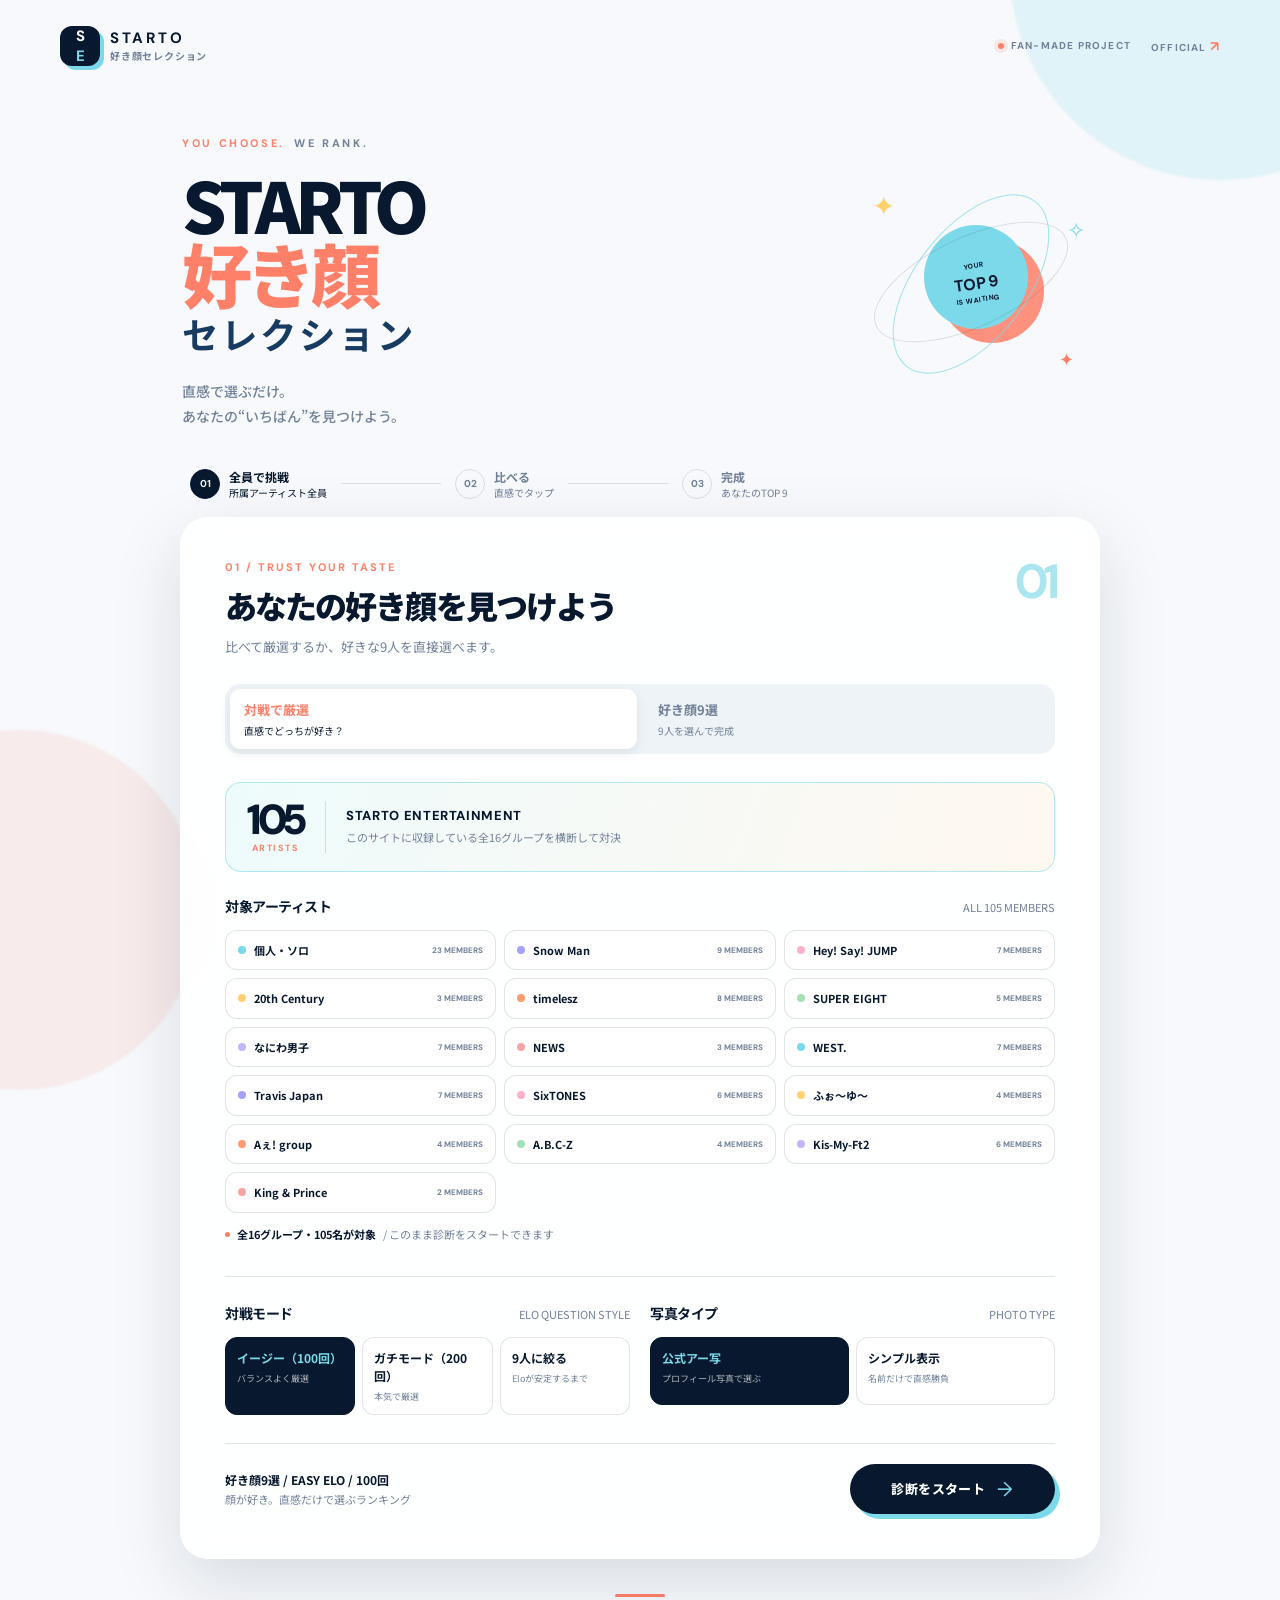
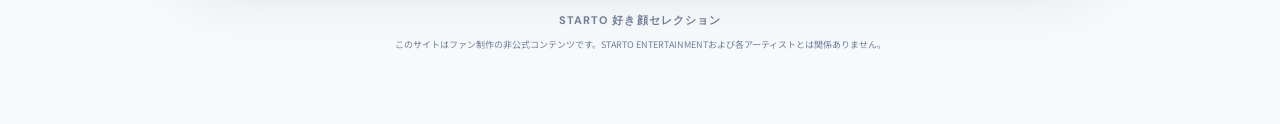
<file: index.html>
<!doctype html>
<html lang="ja">
<head>
  <meta charset="UTF-8" />
  <meta name="viewport" content="width=device-width, initial-scale=1.0" />
  <meta name="theme-color" content="#08182e" />
  <meta name="description" content="STARTO ENTERTAINMENTのメンバーから、あなたの好き顔を見つけるファン制作の診断アプリ。" />
  <title>STARTO 好き顔セレクション</title>
  <link rel="preconnect" href="https://fonts.googleapis.com" />
  <link rel="preconnect" href="https://fonts.gstatic.com" crossorigin />
  <link href="https://fonts.googleapis.com/css2?family=DM+Sans:wght@400;500;600;700&family=Noto+Sans+JP:wght@400;500;600;700;800;900&display=swap" rel="stylesheet" />
  <link rel="stylesheet" href="styles.css?v=10" />
</head>
<body>
  <div class="site-noise" aria-hidden="true"></div>
  <div class="orb orb-a" aria-hidden="true"></div>
  <div class="orb orb-b" aria-hidden="true"></div>

  <header class="topbar">
    <a class="brand" href="#top" aria-label="STARTO 好き顔セレクション トップへ">
      <span class="brand-mark">S<span>E</span></span>
      <span class="brand-copy"><b>STARTO</b><small>好き顔セレクション</small></span>
    </a>
    <div class="topbar-right">
      <span class="fan-made"><i></i> FAN-MADE PROJECT</span>
      <a class="official-link" href="https://starto.jp/" target="_blank" rel="noreferrer">OFFICIAL <span>↗</span></a>
    </div>
  </header>

  <main id="top" class="app-shell">
    <section class="hero">
      <div class="hero-copy">
        <p class="eyebrow"><span>YOU CHOOSE.</span> WE RANK.</p>
        <h1>STARTO<br /><em>好き顔</em><strong>セレクション</strong></h1>
        <p class="hero-description">直感で選ぶだけ。<br />あなたの“いちばん”を見つけよう。</p>
      </div>
      <div class="hero-art" aria-hidden="true">
        <div class="orbit orbit-1"></div><div class="orbit orbit-2"></div>
        <span class="star star-1">✦</span><span class="star star-2">✧</span><span class="star star-3">✦</span>
        <div class="hero-stamp"><span>YOUR</span><b>TOP 9</b><span>IS WAITING</span></div>
      </div>
    </section>

    <section class="steps" aria-label="診断の流れ">
      <div class="step is-active"><span class="step-num">01</span><div><b>全員で挑戦</b><small>所属アーティスト全員</small></div></div>
      <span class="step-line"></span>
      <div class="step"><span class="step-num">02</span><div><b>比べる</b><small>直感でタップ</small></div></div>
      <span class="step-line"></span>
      <div class="step"><span class="step-num">03</span><div><b>完成</b><small>あなたのTOP 9</small></div></div>
    </section>

    <div id="app" class="content-card"></div>

    <footer class="footer">
      <div class="footer-rule"></div>
      <p>STARTO 好き顔セレクション</p>
      <small>このサイトはファン制作の非公式コンテンツです。STARTO ENTERTAINMENTおよび各アーティストとは関係ありません。</small>
    </footer>
  </main>

  <div id="toast" class="toast" role="status" aria-live="polite"></div>
  <script src="app.js?v=12"></script>
</body>
</html>
</file>
<file: styles.css>
:root {
  --ink: #08182e;
  --ink-2: #0f2745;
  --ink-3: #183b61;
  --sky: #7bd9e9;
  --sky-soft: #e6f9fc;
  --coral: #ff8068;
  --yellow: #ffd36a;
  --paper: #f7f9fc;
  --white: #ffffff;
  --muted: #718098;
  --line: rgba(8, 24, 46, .12);
  --shadow: 0 24px 70px rgba(8, 24, 46, .13);
  --radius-xl: 28px;
  --radius-lg: 20px;
  --radius-md: 14px;
}

* { box-sizing: border-box; margin: 0; padding: 0; }
html { scroll-behavior: smooth; }
body {
  min-width: 320px;
  min-height: 100vh;
  color: var(--ink);
  background: var(--paper);
  font-family: "Noto Sans JP", -apple-system, BlinkMacSystemFont, "Hiragino Kaku Gothic ProN", Meiryo, sans-serif;
  line-height: 1.5;
  overflow-x: hidden;
}
button, a { -webkit-tap-highlight-color: transparent; }
button { font: inherit; border: 0; cursor: pointer; }
a { color: inherit; text-decoration: none; }
.site-noise {
  position: fixed; inset: 0; pointer-events: none; opacity: .25; z-index: -1;
  background-image: radial-gradient(rgba(8,24,46,.06) .65px, transparent .65px);
  background-size: 8px 8px;
}
.orb { position: fixed; pointer-events: none; border-radius: 999px; filter: blur(1px); z-index: -1; }
.orb-a { width: 420px; height: 420px; top: -240px; right: -150px; background: rgba(123,217,233,.18); }
.orb-b { width: 360px; height: 360px; bottom: -190px; left: -160px; background: rgba(255,128,104,.11); }

.topbar {
  width: min(1160px, calc(100% - 48px)); margin: 0 auto; padding: 26px 0 18px;
  display: flex; align-items: center; justify-content: space-between; gap: 20px;
}
.brand { display: flex; align-items: center; gap: 10px; }
.brand-mark {
  display: grid; place-items: center; width: 40px; height: 40px; border-radius: 12px;
  color: var(--white); background: var(--ink); font: 700 15px/1 "DM Sans", sans-serif; letter-spacing: -.1em;
  box-shadow: 4px 4px 0 var(--sky);
}
.brand-mark span { color: var(--sky); }
.brand-copy { display: flex; flex-direction: column; line-height: 1.05; }
.brand-copy b { font: 700 15px/1 "DM Sans", sans-serif; letter-spacing: .18em; }
.brand-copy small { margin-top: 5px; font-size: 10px; font-weight: 700; letter-spacing: .08em; color: var(--muted); }
.topbar-right { display: flex; align-items: center; gap: 20px; color: var(--muted); font: 700 10px/1 "DM Sans", sans-serif; letter-spacing: .12em; }
.fan-made { display: flex; align-items: center; gap: 7px; }
.fan-made i { width: 6px; height: 6px; border-radius: 50%; background: var(--coral); box-shadow: 0 0 0 4px rgba(255,128,104,.14); }
.official-link { transition: color .2s ease; }
.official-link:hover { color: var(--ink); }
.official-link span { color: var(--coral); font-size: 14px; }

.app-shell { width: min(920px, calc(100% - 48px)); margin: 0 auto; padding: 26px 0 72px; }
.hero { min-height: 280px; display: flex; align-items: center; justify-content: space-between; gap: 30px; padding: 28px 2px 40px; }
.eyebrow { display: flex; align-items: center; gap: 9px; color: var(--muted); font: 700 11px/1 "DM Sans", sans-serif; letter-spacing: .24em; }
.eyebrow span { color: var(--coral); }
.hero h1 { margin-top: 20px; font-size: clamp(42px, 7vw, 70px); font-weight: 900; line-height: .99; letter-spacing: -.08em; }
.hero h1 em { color: var(--coral); font-style: normal; }
.hero h1 strong { display: block; color: var(--ink-3); font-size: .52em; line-height: 1.4; letter-spacing: .08em; }
.hero-description { margin-top: 20px; color: var(--muted); font-size: 14px; font-weight: 500; line-height: 1.8; }
.hero-art { position: relative; width: 250px; height: 220px; flex: 0 0 250px; }
.orbit { position: absolute; border: 1px solid rgba(8,24,46,.12); border-radius: 50%; transform: rotate(-25deg); }
.orbit-1 { width: 210px; height: 90px; top: 64px; left: 18px; }
.orbit-2 { width: 112px; height: 210px; top: 6px; left: 67px; transform: rotate(38deg); border-color: rgba(123,217,233,.7); }
.hero-art::before { content: ""; position: absolute; width: 104px; height: 104px; top: 52px; left: 76px; border-radius: 50%; background: var(--sky); box-shadow: 16px 14px 0 rgba(255,128,104,.86); }
.hero-stamp { position: absolute; top: 75px; left: 93px; width: 70px; height: 70px; display: flex; flex-direction: column; justify-content: center; align-items: center; color: var(--ink); font: 700 7px/1.1 "DM Sans", sans-serif; letter-spacing: .08em; transform: rotate(-8deg); }
.hero-stamp b { margin: 5px 0 4px; font-size: 16px; letter-spacing: -.04em; }
.star { position: absolute; color: var(--coral); font: 28px/1 Georgia, serif; }
.star-1 { top: 20px; left: 24px; color: var(--yellow); }
.star-2 { right: 13px; top: 47px; font-size: 22px; color: var(--sky); }
.star-3 { right: 24px; bottom: 24px; font-size: 18px; }

.steps { display: flex; align-items: center; margin-bottom: 18px; padding: 0 10px; }
.step { display: flex; align-items: center; gap: 9px; color: var(--muted); white-space: nowrap; }
.step.is-active { color: var(--ink); }
.step-num { display: grid; place-items: center; width: 30px; height: 30px; border: 1px solid var(--line); border-radius: 50%; font: 700 10px/1 "DM Sans", sans-serif; }
.step.is-active .step-num { color: var(--white); background: var(--ink); border-color: var(--ink); }
.step div { display: flex; flex-direction: column; line-height: 1.1; }
.step b { font-size: 12px; }
.step small { margin-top: 3px; font-size: 10px; }
.step-line { height: 1px; flex: 1; max-width: 100px; margin: 0 14px; background: var(--line); }

.content-card { min-height: 520px; padding: clamp(24px, 5vw, 44px); border: 1px solid rgba(255,255,255,.7); border-radius: var(--radius-xl); background: rgba(255,255,255,.88); box-shadow: var(--shadow); backdrop-filter: blur(14px); }
.panel-head { display: flex; justify-content: space-between; align-items: flex-start; gap: 20px; margin-bottom: 28px; }
.panel-kicker { color: var(--coral); font: 700 11px/1 "DM Sans", sans-serif; letter-spacing: .18em; }
.panel-title { margin-top: 8px; font-size: clamp(23px, 4vw, 32px); font-weight: 900; letter-spacing: -.06em; }
.panel-lead { margin-top: 8px; color: var(--muted); font-size: 13px; }
.panel-index { color: var(--sky); font: 700 48px/.85 "DM Sans", sans-serif; letter-spacing: -.08em; opacity: .65; }

.category-tabs { display: flex; gap: 6px; margin-bottom: 32px; padding-bottom: 7px; border-bottom: 1px solid var(--line); overflow-x: auto; scrollbar-width: none; }
.category-tabs::-webkit-scrollbar { display: none; }
.tab-btn { position: relative; flex: 1; min-width: 116px; padding: 10px 6px 14px; color: var(--muted); background: transparent; font-size: 12px; font-weight: 700; white-space: nowrap; transition: color .2s ease; }
.tab-btn::after { content: ""; position: absolute; left: 20%; right: 20%; bottom: -8px; height: 3px; border-radius: 3px; background: transparent; transition: background .2s ease; }
.tab-btn.is-active { color: var(--ink); }
.tab-btn.is-active::after { background: var(--coral); }
.tab-btn .new { display: inline-block; margin-left: 3px; color: var(--coral); font: 700 8px "DM Sans", sans-serif; vertical-align: top; }

.section-label { display: flex; align-items: baseline; justify-content: space-between; gap: 10px; margin-bottom: 13px; }
.section-label b { font-size: 14px; letter-spacing: -.03em; }
.section-label span { color: var(--muted); font-size: 11px; }
.group-grid { display: grid; grid-template-columns: repeat(3, 1fr); gap: 10px; }
.group-option { position: relative; min-height: 108px; padding: 0; overflow: hidden; border: 1px solid rgba(8,24,46,.12); border-radius: var(--radius-md); color: var(--white); background: var(--ink); text-align: left; isolation: isolate; transition: transform .2s ease, box-shadow .2s ease, border-color .2s ease; }
.group-option:hover { transform: translateY(-2px); box-shadow: 0 10px 22px rgba(8,24,46,.14); }
.group-option::after { content: ""; position: absolute; inset: 0; z-index: -1; background: linear-gradient(180deg, rgba(8,24,46,.02), rgba(8,24,46,.9)); }
.group-option.is-selected { border: 2px solid var(--sky); box-shadow: 0 0 0 3px rgba(123,217,233,.2); }
.group-option img { position: absolute; inset: 0; z-index: -2; width: 100%; height: 100%; object-fit: cover; opacity: .64; filter: saturate(.86); transition: transform .3s ease; }
.group-option:hover img { transform: scale(1.06); }
.group-name { position: absolute; left: 12px; bottom: 12px; right: 10px; font-size: 13px; font-weight: 800; letter-spacing: -.04em; }
.group-count { position: absolute; left: 12px; bottom: 34px; color: rgba(255,255,255,.66); font: 700 9px "DM Sans", sans-serif; letter-spacing: .1em; }
.group-check { position: absolute; right: 9px; top: 9px; display: grid; place-items: center; width: 24px; height: 24px; border: 1px solid rgba(255,255,255,.6); border-radius: 50%; color: transparent; background: rgba(8,24,46,.25); font-size: 14px; transition: all .2s ease; }
.group-option.is-selected .group-check { border-color: var(--sky); color: var(--ink); background: var(--sky); }
.selection-note { display: flex; align-items: center; gap: 7px; min-height: 22px; margin-top: 11px; color: var(--muted); font-size: 11px; }
.selection-note b { color: var(--ink); }
.selection-note .note-dot { width: 5px; height: 5px; border-radius: 50%; background: var(--coral); }

.option-area { display: grid; grid-template-columns: 1fr 1fr; gap: 20px; margin-top: 30px; padding-top: 26px; border-top: 1px solid var(--line); }
.segmented { display: grid; grid-template-columns: 1fr 1fr; gap: 7px; }
.match-mode-options { grid-template-columns: repeat(3, minmax(0, 1fr)); }
.segment-btn { display: flex; flex-direction: column; align-items: flex-start; min-height: 68px; padding: 11px; border: 1px solid var(--line); border-radius: 12px; color: var(--muted); background: var(--white); text-align: left; transition: all .2s ease; }
.segment-btn b { font-size: 12px; color: var(--ink); }
.segment-btn small { margin-top: 5px; font-size: 9px; line-height: 1.45; }
.segment-btn.is-selected { border-color: var(--ink); background: var(--ink); color: rgba(255,255,255,.72); }
.segment-btn.is-selected b { color: var(--sky); }
.segment-btn.is-selected small { color: rgba(255,255,255,.68); }
.start-row { display: flex; align-items: center; justify-content: space-between; gap: 20px; margin-top: 28px; padding-top: 20px; border-top: 1px solid var(--line); }
.start-copy { color: var(--muted); font-size: 11px; line-height: 1.65; }
.start-copy b { display: block; color: var(--ink); font-size: 12px; }
.primary-btn { display: inline-flex; justify-content: center; align-items: center; gap: 12px; min-width: 205px; padding: 15px 22px; border-radius: 999px; color: var(--white); background: var(--ink); font-size: 13px; font-weight: 800; letter-spacing: .03em; box-shadow: 5px 5px 0 var(--sky); transition: transform .2s ease, box-shadow .2s ease, opacity .2s ease; }
.primary-btn::after { content: "→"; color: var(--sky); font: 20px/1 "DM Sans", sans-serif; }
.primary-btn:hover { transform: translate(2px, 2px); box-shadow: 3px 3px 0 var(--sky); }
.primary-btn:disabled { cursor: not-allowed; opacity: .4; box-shadow: none; }

.match-screen .panel-head { margin-bottom: 17px; }
.match-progress { display: flex; align-items: center; gap: 12px; margin-bottom: 22px; }
.match-progress-bar { height: 5px; flex: 1; overflow: hidden; border-radius: 10px; background: #e7edf3; }
.match-progress-bar i { display: block; height: 100%; border-radius: inherit; background: linear-gradient(90deg, var(--coral), var(--sky)); transition: width .3s ease; }
.match-progress-count { color: var(--muted); font: 700 11px "DM Sans", sans-serif; white-space: nowrap; }
.match-label { margin-bottom: 11px; color: var(--muted); font: 700 10px "DM Sans", sans-serif; letter-spacing: .18em; text-align: center; }
.match-pair { display: grid; grid-template-columns: 1fr 42px 1fr; gap: 11px; align-items: stretch; }
.choice-card { position: relative; min-height: 275px; overflow: hidden; border-radius: 20px; color: var(--white); background: var(--ink); isolation: isolate; text-align: left; transition: transform .2s ease, box-shadow .2s ease; }
.choice-card:hover { transform: translateY(-4px) rotate(-.4deg); box-shadow: 0 15px 25px rgba(8,24,46,.17); }
.choice-card::after { content: ""; position: absolute; inset: 0; z-index: -1; background: linear-gradient(180deg, transparent 25%, rgba(8,24,46,.93) 100%); }
.choice-card img { position: absolute; inset: 0; z-index: -2; width: 100%; height: 100%; object-fit: cover; object-position: center top; }
.simple-avatar { position: absolute; inset: 0; z-index: -2; display: grid; place-items: center; color: var(--sky); background: radial-gradient(circle at 68% 28%, rgba(123,217,233,.45), transparent 27%), linear-gradient(145deg, var(--ink-3), var(--ink)); font: 900 112px/.8 "DM Sans", sans-serif; opacity: .95; }
.choice-card-copy { position: absolute; left: 17px; bottom: 16px; right: 12px; }
.choice-card-copy small { display: block; margin-bottom: 4px; color: var(--sky); font: 700 9px "DM Sans", sans-serif; letter-spacing: .08em; }
.choice-card-copy b { display: block; font-size: clamp(17px, 3vw, 23px); letter-spacing: -.06em; }
.choice-card-copy span { display: block; margin-top: 3px; color: rgba(255,255,255,.65); font: 500 9px "DM Sans", sans-serif; letter-spacing: .05em; }
.vs { display: grid; place-items: center; align-self: center; width: 42px; height: 42px; border-radius: 50%; color: var(--ink); background: var(--yellow); font: 900 11px "DM Sans", sans-serif; transform: rotate(-9deg); z-index: 1; }
.match-hint { margin: 17px 0 20px; color: var(--muted); font-size: 11px; text-align: center; }
.match-hint b { color: var(--ink); }
.match-actions { display: flex; justify-content: center; flex-wrap: wrap; gap: 8px; }
.secondary-btn { display: inline-flex; align-items: center; justify-content: center; gap: 6px; padding: 10px 14px; border: 1px solid var(--line); border-radius: 999px; color: var(--muted); background: var(--white); font-size: 11px; font-weight: 700; transition: border-color .2s ease, color .2s ease; }
.secondary-btn:hover { border-color: var(--ink); color: var(--ink); }
.secondary-btn:disabled { opacity: .35; cursor: not-allowed; }
.finish-early-btn { min-width: 190px; padding: 12px 18px; border: 2px solid var(--coral); color: var(--white); background: var(--coral); font-size: 12px; font-weight: 900; box-shadow: 4px 4px 0 var(--yellow); transition: transform .2s ease, box-shadow .2s ease, background .2s ease, opacity .2s ease; }
.finish-early-btn::before { content: "✦"; color: var(--yellow); font-size: 15px; }
.finish-early-btn:hover { border-color: var(--coral); color: var(--white); background: #e86d57; transform: translate(2px, 2px); box-shadow: 2px 2px 0 var(--yellow); }
.finish-early-btn:disabled { opacity: .62; border-color: #e7a194; color: rgba(255,255,255,.9); background: #e7a194; box-shadow: 2px 2px 0 #ead27b; }

.result-screen { text-align: center; }
.result-screen .panel-head { display: block; margin-bottom: 22px; }
.result-screen .panel-index { margin-bottom: 12px; }
.result-screen .panel-title { font-size: clamp(27px, 6vw, 40px); }
.result-screen .panel-lead { margin-top: 10px; }
.result-badge { display: inline-flex; align-items: center; gap: 7px; padding: 7px 12px; border-radius: 99px; color: var(--ink); background: var(--sky-soft); font-size: 10px; font-weight: 800; }
.result-badge::before { content: "✦"; color: var(--coral); }
.top-three { display: grid; grid-template-columns: 1fr 1.13fr 1fr; align-items: end; gap: 9px; max-width: 610px; margin: 28px auto 24px; }
.top-result { position: relative; overflow: hidden; border-radius: 18px; color: var(--white); background: var(--ink); text-align: left; isolation: isolate; }
.top-result:nth-child(1) { order: 2; min-height: 237px; }
.top-result:nth-child(2) { order: 1; min-height: 195px; }
.top-result:nth-child(3) { order: 3; min-height: 175px; }
.top-result::after { content: ""; position: absolute; inset: 0; z-index: -1; background: linear-gradient(180deg, transparent 19%, rgba(8,24,46,.95) 100%); }
.top-result img { position: absolute; inset: 0; z-index: -2; width: 100%; height: 100%; object-fit: cover; object-position: center top; }
.top-rank { position: absolute; top: 10px; left: 11px; color: var(--yellow); font: 900 28px/.9 "DM Sans", sans-serif; font-style: italic; }
.top-result:nth-child(1) .top-rank { color: var(--coral); }
.top-result-copy { position: absolute; bottom: 12px; left: 12px; right: 8px; }
.top-result-copy small { display: block; color: var(--sky); font: 700 8px "DM Sans", sans-serif; letter-spacing: .08em; }
.top-result-copy b { display: block; margin-top: 3px; font-size: 14px; letter-spacing: -.06em; }
.top-result:nth-child(1) .top-result-copy b { font-size: 17px; }
.top-result-copy span { display: block; margin-top: 2px; color: rgba(255,255,255,.6); font-size: 8px; }
.result-insight { max-width: 580px; margin: 0 auto 24px; padding: 15px 20px; border-radius: 14px; color: var(--ink-3); background: linear-gradient(120deg, #eefbfc, #fff7ed); font-size: 12px; font-weight: 600; }
.result-insight strong { color: var(--coral); }
.result-list { display: grid; gap: 8px; max-width: 610px; margin: 0 auto 21px; text-align: left; }
.rank-row { display: grid; grid-template-columns: 35px 42px 1fr auto 26px; align-items: center; gap: 10px; padding: 9px 11px; border: 1px solid var(--line); border-radius: 12px; background: rgba(255,255,255,.75); }
.rank-number { color: var(--muted); font: 800 13px "DM Sans", sans-serif; font-style: italic; }
.rank-avatar { width: 42px; height: 42px; overflow: hidden; border-radius: 10px; background: var(--ink-2); }
.rank-avatar img { width: 100%; height: 100%; object-fit: cover; object-position: center top; }
.rank-name b { display: block; font-size: 12px; letter-spacing: -.04em; }
.rank-name small { display: block; margin-top: 2px; color: var(--muted); font: 700 9px "DM Sans", sans-serif; letter-spacing: .05em; }
.rank-score { color: var(--coral); font: 700 10px "DM Sans", sans-serif; }
.rank-link { display: grid; place-items: center; width: 25px; height: 25px; border-radius: 50%; color: var(--ink); background: var(--sky-soft); font-size: 12px; transition: background .2s ease; }
.rank-link:hover { background: var(--sky); }
.show-more { margin: 0 auto 26px; padding: 8px 17px; border: 1px solid var(--line); border-radius: 999px; color: var(--muted); background: var(--white); font-size: 11px; font-weight: 700; }
.result-actions { display: flex; justify-content: center; flex-wrap: wrap; gap: 8px; }
.result-actions .primary-btn { min-width: 185px; }

.toast { position: fixed; z-index: 20; left: 50%; bottom: 28px; padding: 12px 19px; border-radius: 999px; color: var(--white); background: var(--ink); box-shadow: 0 12px 30px rgba(8,24,46,.2); font-size: 12px; font-weight: 700; opacity: 0; transform: translate(-50%, 18px); pointer-events: none; transition: opacity .2s ease, transform .2s ease; }
.toast.is-visible { opacity: 1; transform: translate(-50%, 0); }
.footer { padding: 35px 0 0; color: var(--muted); text-align: center; }
.footer-rule { width: 50px; height: 3px; margin: 0 auto 16px; border-radius: 3px; background: var(--coral); }
.footer p { font: 700 11px "DM Sans", sans-serif; letter-spacing: .1em; }
.footer small { display: block; max-width: 550px; margin: 9px auto 0; font-size: 9px; line-height: 1.7; }

@media (max-width: 720px) {
  .topbar, .app-shell { width: min(100% - 30px, 620px); }
  .topbar { padding-top: 19px; }
  .topbar-right { gap: 9px; }
  .fan-made { display: none; }
  .hero { min-height: 250px; padding-top: 24px; }
  .hero-art { width: 150px; height: 180px; flex-basis: 150px; transform: scale(.84); transform-origin: center right; }
  .steps { padding: 0; }
  .step-line { margin: 0 7px; }
  .step { gap: 6px; }
  .step small { display: none; }
  .content-card { padding: 25px 19px; border-radius: 22px; }
  .group-grid { grid-template-columns: repeat(2, 1fr); }
  .option-area { grid-template-columns: 1fr; gap: 22px; }
  .match-pair { grid-template-columns: 1fr 32px 1fr; gap: 6px; }
  .vs { width: 32px; height: 32px; font-size: 9px; }
  .choice-card { min-height: 245px; }
  .match-actions .finish-early-btn { flex-basis: 100%; width: 100%; }
  .choice-card-copy { left: 12px; bottom: 12px; }
  .choice-card-copy b { font-size: 16px; }
  .top-result:nth-child(1) { min-height: 205px; }
  .top-result:nth-child(2) { min-height: 173px; }
  .top-result:nth-child(3) { min-height: 155px; }
  .rank-row { grid-template-columns: 27px 38px 1fr auto 25px; gap: 8px; }
  .rank-avatar { width: 38px; height: 38px; }
  .start-row { align-items: stretch; flex-direction: column; gap: 16px; }
  .primary-btn { width: 100%; }
}
@media (max-width: 430px) {
  .hero { gap: 0; }
  .hero h1 { font-size: 42px; }
  .hero-art { width: 94px; flex-basis: 94px; transform: scale(.6); margin-right: -12px; }
  .official-link { display: none; }
  .step-num { width: 26px; height: 26px; font-size: 9px; }
  .step b { font-size: 11px; }
  .panel-head { gap: 6px; }
  .panel-index { font-size: 39px; }
  .match-pair { grid-template-columns: 1fr; gap: 8px; }
  .choice-card { min-height: 172px; }
  .vs { position: absolute; left: 50%; transform: translate(-50%, -50%) rotate(-9deg); margin-top: 0; }
  .match-pair { position: relative; }
  .choice-card:nth-child(3) { margin-top: 6px; }
  .top-three { gap: 6px; }
  .top-result:nth-child(1) { min-height: 175px; }
  .top-result:nth-child(2) { min-height: 147px; }
  .top-result:nth-child(3) { min-height: 132px; }
  .top-result-copy { left: 8px; bottom: 9px; }
  .top-result-copy b, .top-result:nth-child(1) .top-result-copy b { font-size: 12px; }
  .top-rank { top: 8px; left: 8px; font-size: 22px; }
}

/* Full-photo cards: keep the profile image and the name in separate areas. */
.all-roster { display: flex; align-items: center; gap: 20px; margin: 24px 0 24px; padding: 18px 20px; border: 1px solid rgba(123,217,233,.55); border-radius: 16px; background: linear-gradient(110deg, #eefbfc, #fff8f0); }
.roster-total { display: flex; flex-direction: column; align-items: center; min-width: 80px; padding-right: 20px; border-right: 1px solid rgba(8,24,46,.12); }
.roster-total strong { color: var(--ink); font: 900 42px/.9 "DM Sans", sans-serif; letter-spacing: -.08em; }
.roster-total span { margin-top: 5px; color: var(--coral); font: 700 9px/1 "DM Sans", sans-serif; letter-spacing: .16em; }
.roster-copy { display: flex; flex-direction: column; gap: 5px; }
.roster-copy b { color: var(--ink); font: 800 13px/1.2 "DM Sans", sans-serif; letter-spacing: .05em; }
.roster-copy span { color: var(--muted); font-size: 11px; }
.roster-grid { display: grid; grid-template-columns: repeat(3, 1fr); gap: 8px; }
.roster-chip { display: flex; align-items: center; gap: 8px; min-width: 0; padding: 11px 12px; border: 1px solid var(--line); border-radius: 12px; background: rgba(255,255,255,.76); }
.roster-dot { flex: 0 0 8px; width: 8px; height: 8px; border-radius: 50%; }
.roster-chip b { overflow: hidden; color: var(--ink); font-size: 11px; text-overflow: ellipsis; white-space: nowrap; }
.roster-chip small { margin-left: auto; color: var(--muted); font: 700 8px "DM Sans", sans-serif; white-space: nowrap; }
.choice-card { display: grid; grid-template-rows: minmax(220px, 1fr) auto; min-height: 350px; padding: 0; }
.choice-card::after { display: none; }
.choice-photo { position: relative; display: grid; place-items: center; min-height: 220px; overflow: hidden; background: linear-gradient(145deg, #eaf2f6, #d6e2eb); }
.choice-photo img { position: relative; inset: auto; z-index: 0; display: block; width: 100%; height: 100%; object-fit: contain; object-position: center top; }
.choice-photo .simple-avatar { position: relative; inset: auto; z-index: 0; width: 100%; height: 100%; }
.choice-card-copy { position: relative; left: auto; right: auto; bottom: auto; z-index: 1; min-height: 82px; padding: 13px 17px 15px; background: var(--ink); }
.top-result { display: flex; flex-direction: column; min-height: 0; background: var(--ink); }
.top-result:nth-child(1) { min-height: 280px; }
.top-result:nth-child(2) { min-height: 232px; }
.top-result:nth-child(3) { min-height: 212px; }
.top-result::after { display: none; }
.top-photo { position: relative; display: grid; flex: 1; min-height: 160px; place-items: center; overflow: hidden; background: linear-gradient(145deg, #eaf2f6, #d6e2eb); }
.top-result img { position: relative; inset: auto; z-index: 0; display: block; width: 100%; height: 100%; object-fit: contain; object-position: center top; }
.top-result-copy { position: relative; left: auto; right: auto; bottom: auto; min-height: 63px; padding: 10px 12px 12px; background: var(--ink); }
.rank-avatar img { object-fit: contain; background: #eaf2f6; }

@media (max-width: 720px) {
  .all-roster { align-items: flex-start; gap: 13px; padding: 15px; }
  .roster-total { min-width: 68px; padding-right: 13px; }
  .roster-total strong { font-size: 34px; }
  .roster-copy b { font-size: 11px; }
  .roster-copy span { font-size: 10px; }
  .roster-grid { grid-template-columns: repeat(2, 1fr); }
  .choice-card { min-height: 325px; grid-template-rows: minmax(215px, 1fr) auto; }
  .choice-photo { min-height: 215px; }
}
@media (max-width: 430px) {
  .choice-card { min-height: 315px; grid-template-rows: minmax(235px, 1fr) auto; }
  .choice-photo { min-height: 235px; }
  .vs { top: 50%; margin-top: 0; }
}

/* Final selection: nine equal-weight cards, not a numbered ranking. */
.final-nine-grid { display: grid; grid-template-columns: repeat(3, 1fr); gap: 10px; max-width: 650px; margin: 28px auto 20px; text-align: left; }
.final-card { display: flex; flex-direction: column; overflow: hidden; min-width: 0; border: 1px solid rgba(8,24,46,.1); border-radius: 16px; color: var(--white); background: var(--ink); box-shadow: 0 8px 16px rgba(8,24,46,.08); transition: transform .2s ease, box-shadow .2s ease; }
.final-card:hover { transform: translateY(-3px); box-shadow: 0 14px 25px rgba(8,24,46,.16); }
.final-card-photo { display: grid; place-items: center; aspect-ratio: 4 / 4.8; overflow: hidden; background: linear-gradient(145deg, #eaf2f6, #d6e2eb); }
.final-card-photo img { display: block; width: 100%; height: 100%; object-fit: contain; object-position: center top; }
.final-card-copy { display: flex; flex-direction: column; min-height: 70px; padding: 10px 11px 12px; background: var(--ink); }
.final-card-copy small { overflow: hidden; color: var(--sky); font: 700 8px/1.2 "DM Sans", sans-serif; letter-spacing: .06em; text-overflow: ellipsis; white-space: nowrap; }
.final-card-copy b { margin-top: 4px; overflow: hidden; font-size: clamp(12px, 2vw, 15px); letter-spacing: -.05em; text-overflow: ellipsis; white-space: nowrap; }
.final-card-copy span { margin-top: 5px; color: rgba(255,255,255,.58); font: 500 8px/1 "DM Sans", sans-serif; }
.result-note { max-width: 620px; margin: 4px auto 25px; color: var(--muted); font-size: 11px; line-height: 1.7; }
@media (max-width: 720px) {
  .final-nine-grid { gap: 7px; }
  .final-card-copy { min-height: 62px; padding: 8px 8px 10px; }
  .final-card-copy b { font-size: 11px; }
  .final-card-copy span { font-size: 7px; }
}
@media (max-width: 430px) {
  .final-nine-grid { grid-template-columns: repeat(2, 1fr); gap: 8px; }
}

/* Direct selection flow: choose nine members in the order they are tapped. */
.flow-switch { display: grid; grid-template-columns: repeat(2, 1fr); gap: 7px; margin: 0 0 28px; padding: 5px; border-radius: 15px; background: #edf3f6; }
.flow-switch-btn { display: flex; flex-direction: column; align-items: flex-start; min-height: 58px; padding: 10px 13px; border: 1px solid transparent; border-radius: 11px; color: var(--muted); background: transparent; text-align: left; transition: color .2s ease, background .2s ease, box-shadow .2s ease; }
.flow-switch-btn b { color: inherit; font-size: 13px; }
.flow-switch-btn small { margin-top: 3px; font-size: 10px; }
.flow-switch-btn.is-active { color: var(--ink); background: var(--white); box-shadow: 0 4px 13px rgba(8,24,46,.08); }
.flow-switch-btn.is-active b { color: var(--coral); }
.direct-intro { margin-bottom: 22px; }
.direct-intro h3 { margin-top: 12px; font-size: clamp(21px, 4vw, 28px); font-weight: 900; letter-spacing: -.06em; }
.direct-intro p { max-width: 620px; margin-top: 8px; color: var(--muted); font-size: 12px; line-height: 1.8; }
.direct-picks-summary { display: grid; grid-template-columns: 92px 1fr; align-items: center; gap: 16px; margin: 0 0 26px; padding: 14px; border: 1px solid rgba(123,217,233,.55); border-radius: 16px; background: linear-gradient(110deg, #eefbfc, #fff8f0); }
.direct-count { display: flex; flex-direction: column; align-items: center; padding-right: 15px; border-right: 1px solid rgba(8,24,46,.12); }
.direct-count strong { color: var(--ink); font: 900 40px/.9 "DM Sans", sans-serif; letter-spacing: -.08em; }
.direct-count span { margin-top: 6px; color: var(--coral); font: 700 8px/1 "DM Sans", sans-serif; letter-spacing: .12em; white-space: nowrap; }
.direct-slots { display: grid; grid-template-columns: repeat(9, minmax(0, 1fr)); gap: 5px; }
.pick-slot { display: flex; flex-direction: column; align-items: center; justify-content: center; min-width: 0; min-height: 58px; padding: 5px 3px; border: 1px dashed rgba(8,24,46,.2); border-radius: 9px; color: var(--muted); background: rgba(255,255,255,.55); }
.pick-slot strong { font: 800 15px/1 "DM Sans", sans-serif; font-style: italic; }
.pick-slot small { width: 100%; margin-top: 5px; overflow: hidden; font-size: 8px; text-align: center; text-overflow: ellipsis; white-space: nowrap; }
.pick-slot.is-filled { border-style: solid; border-color: var(--ink); color: var(--white); background: var(--ink); }
.pick-slot.is-filled strong { color: var(--yellow); }
.pick-slot.is-filled small { color: rgba(255,255,255,.72); }
.direct-group-tabs { display: flex; gap: 7px; margin: 0 0 17px; padding: 2px 2px 8px; overflow-x: auto; scrollbar-width: thin; }
.direct-group-tabs::-webkit-scrollbar { height: 4px; }
.direct-group-tabs::-webkit-scrollbar-thumb { border-radius: 4px; background: rgba(8,24,46,.18); }
.direct-group-tab { flex: 0 0 auto; min-width: 104px; padding: 9px 11px 8px; border: 1px solid var(--line); border-left: 4px solid var(--group-color); border-radius: 10px; color: var(--muted); background: var(--white); font-size: 11px; font-weight: 800; text-align: left; white-space: nowrap; transition: color .2s ease, border-color .2s ease, transform .2s ease; }
.direct-group-tab small { display: block; margin-top: 2px; color: inherit; font: 700 8px "DM Sans", sans-serif; letter-spacing: .06em; opacity: .75; }
.direct-group-tab:hover { transform: translateY(-1px); color: var(--ink); }
.direct-group-tab.is-active { color: var(--ink); border-color: var(--ink); box-shadow: 0 4px 12px rgba(8,24,46,.1); }
.direct-member-grid { display: grid; grid-template-columns: repeat(4, minmax(0, 1fr)); gap: 9px; }
.direct-member-card { position: relative; display: flex; flex-direction: column; min-width: 0; overflow: hidden; padding: 0; border: 1px solid var(--line); border-radius: 14px; color: var(--ink); background: var(--white); text-align: left; transition: transform .2s ease, border-color .2s ease, box-shadow .2s ease; }
.direct-member-card:hover { transform: translateY(-2px); border-color: var(--ink); box-shadow: 0 9px 18px rgba(8,24,46,.12); }
.direct-member-card.is-selected { border: 2px solid var(--coral); box-shadow: 0 0 0 3px rgba(255,128,104,.15); }
.direct-member-photo { display: grid; place-items: center; aspect-ratio: 4 / 4.6; overflow: hidden; background: linear-gradient(145deg, #eaf2f6, #d6e2eb); }
.direct-member-photo img { display: block; width: 100%; height: 100%; object-fit: contain; object-position: center top; }
.direct-member-info { display: flex; flex-direction: column; min-height: 58px; padding: 8px 9px 9px; }
.direct-member-info small { overflow: hidden; color: var(--muted); font: 700 8px/1.2 "DM Sans", sans-serif; text-overflow: ellipsis; white-space: nowrap; }
.direct-member-info b { margin-top: 4px; overflow: hidden; font-size: 12px; letter-spacing: -.05em; text-overflow: ellipsis; white-space: nowrap; }
.direct-member-order { position: absolute; top: 7px; right: 7px; display: grid; place-items: center; width: 25px; height: 25px; border: 1px solid rgba(255,255,255,.85); border-radius: 50%; color: var(--ink); background: rgba(255,255,255,.9); font: 900 12px/1 "DM Sans", sans-serif; font-style: italic; box-shadow: 0 2px 7px rgba(8,24,46,.15); }
.direct-member-card.is-selected .direct-member-order { color: var(--white); border-color: var(--coral); background: var(--coral); }
.direct-start-row { align-items: flex-end; }
.direct-start-actions { display: flex; align-items: center; justify-content: flex-end; gap: 8px; }
.direct-start-actions .primary-btn { min-width: 160px; }
.final-card { position: relative; }
.final-card-order { position: absolute; z-index: 2; top: 8px; left: 8px; display: grid; place-items: center; width: 29px; height: 29px; border-radius: 50%; color: var(--ink); background: var(--yellow); font: 900 15px/1 "DM Sans", sans-serif; font-style: italic; box-shadow: 0 3px 8px rgba(8,24,46,.2); }
@media (max-width: 720px) {
  .direct-member-grid { grid-template-columns: repeat(3, minmax(0, 1fr)); }
  .direct-start-row { align-items: stretch; }
  .direct-start-actions { justify-content: stretch; }
  .direct-start-actions .primary-btn { flex: 1; min-width: 0; }
}
@media (max-width: 430px) {
  .match-mode-options .segment-btn { padding: 9px 7px; }
  .match-mode-options .segment-btn b { font-size: 10px; }
  .match-mode-options .segment-btn small { font-size: 8px; }
  .flow-switch-btn { padding: 9px 10px; }
  .flow-switch-btn b { font-size: 12px; }
  .flow-switch-btn small { font-size: 9px; }
  .direct-picks-summary { grid-template-columns: 1fr; gap: 11px; }
  .direct-count { flex-direction: row; align-items: baseline; justify-content: center; gap: 7px; padding: 0 0 9px; border-right: 0; border-bottom: 1px solid rgba(8,24,46,.12); }
  .direct-count strong { font-size: 34px; }
  .direct-count span { margin-top: 0; }
  .direct-slots { gap: 4px; }
  .pick-slot { min-height: 45px; }
  .pick-slot small { display: none; }
  .direct-member-grid { grid-template-columns: repeat(2, minmax(0, 1fr)); gap: 8px; }
  .direct-member-info b { font-size: 11px; }
  .direct-start-actions { flex-direction: column-reverse; align-items: stretch; }
  .direct-start-actions .primary-btn, .direct-start-actions .secondary-btn { width: 100%; }
  .final-card-order { top: 6px; left: 6px; width: 25px; height: 25px; font-size: 13px; }
}

/* On small screens, keep each artist's photo and name visually connected. */
@media (max-width: 430px) {
  .choice-card { min-height: 0; grid-template-rows: auto auto; }
  .choice-photo { min-height: 0; aspect-ratio: 1 / 1; }
  .choice-card-copy { min-height: 64px; padding: 10px 12px 11px; }
  .choice-card-copy small { margin-bottom: 3px; font-size: 8px; }
  .choice-card-copy b { font-size: 15px; }
  .direct-member-photo { aspect-ratio: 1 / 1; }
  .direct-member-info { min-height: 48px; padding: 6px 8px 8px; }
  .direct-member-info small { font-size: 7px; }
  .final-card-photo { aspect-ratio: 1 / 1; }
  .final-card-copy { min-height: 54px; padding: 7px 8px 9px; }
  .final-card-copy small { font-size: 7px; }
}

/* Keep artist photos and name panels joined at every viewport width. */
.choice-card { grid-template-rows: auto auto; min-height: 0; }
.choice-photo { min-height: 0; aspect-ratio: 1 / 1; }
.direct-member-photo, .final-card-photo { aspect-ratio: 1 / 1; }
</file>
